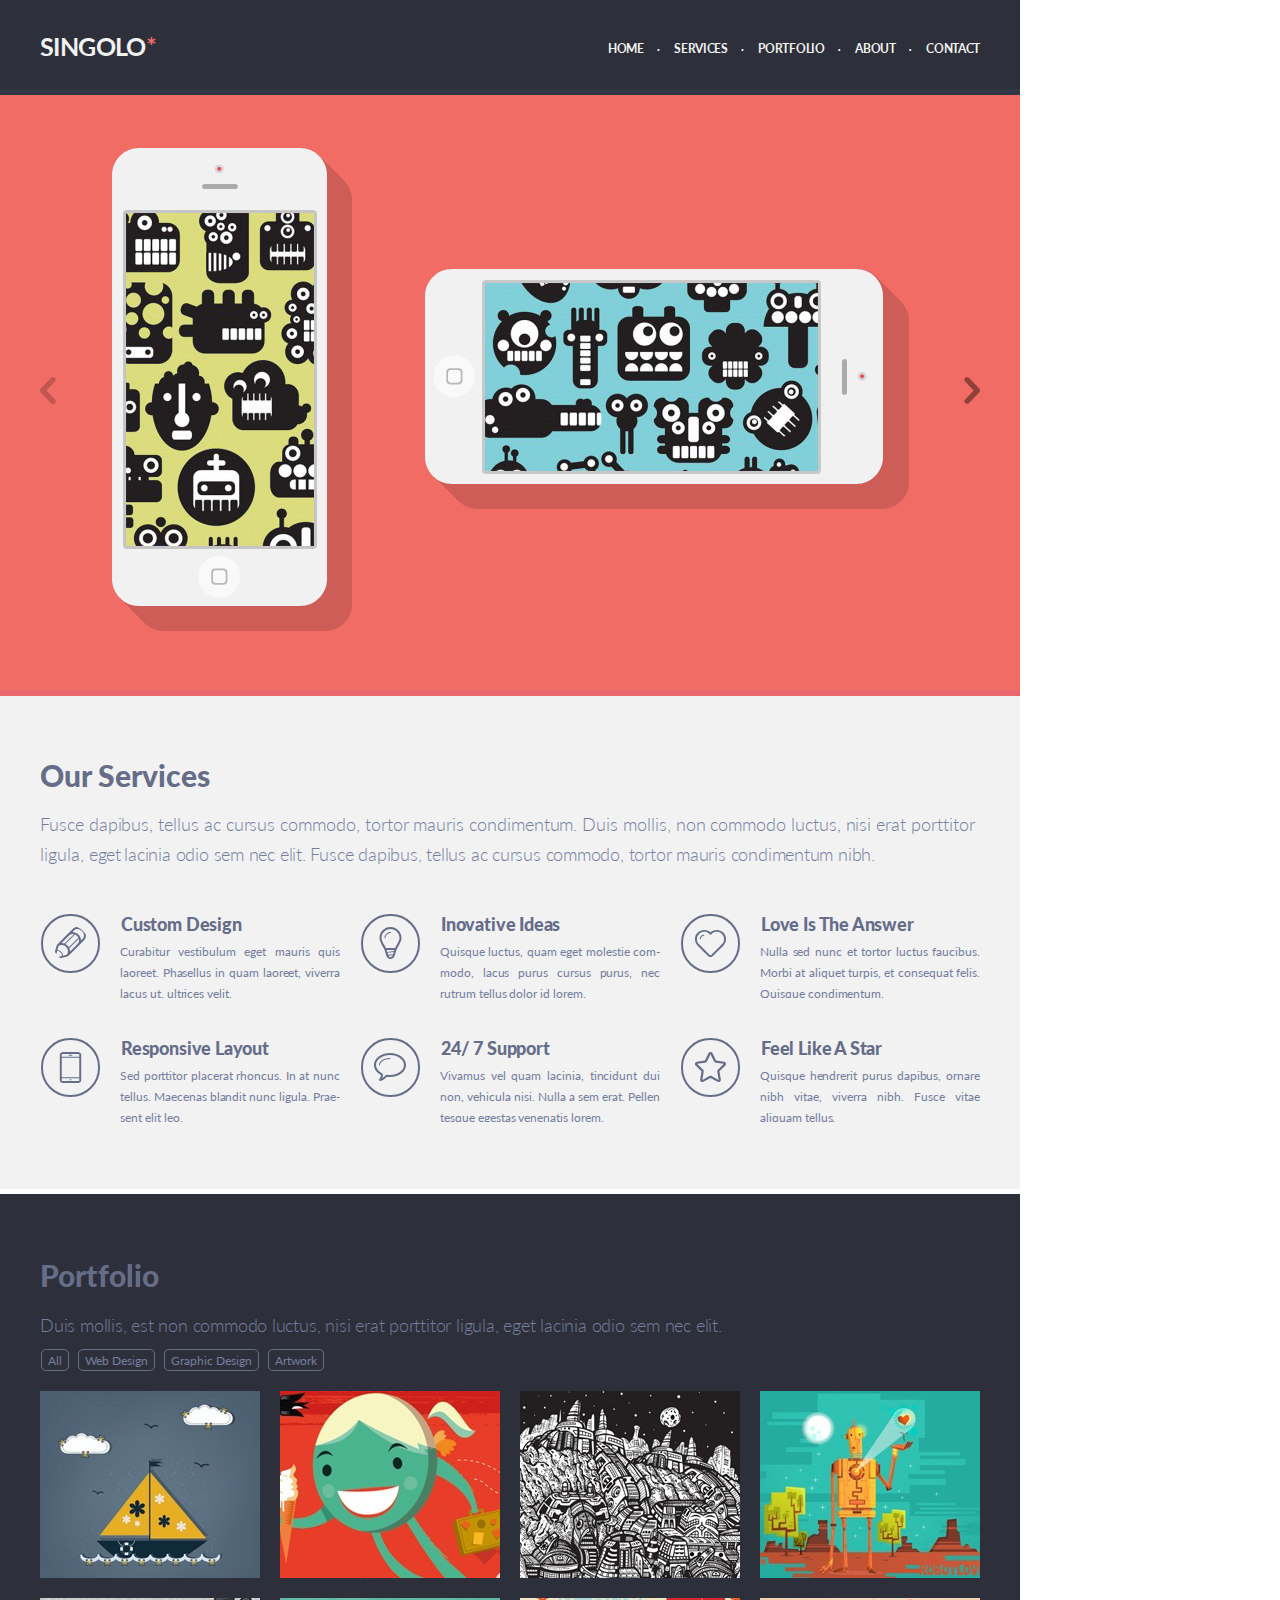
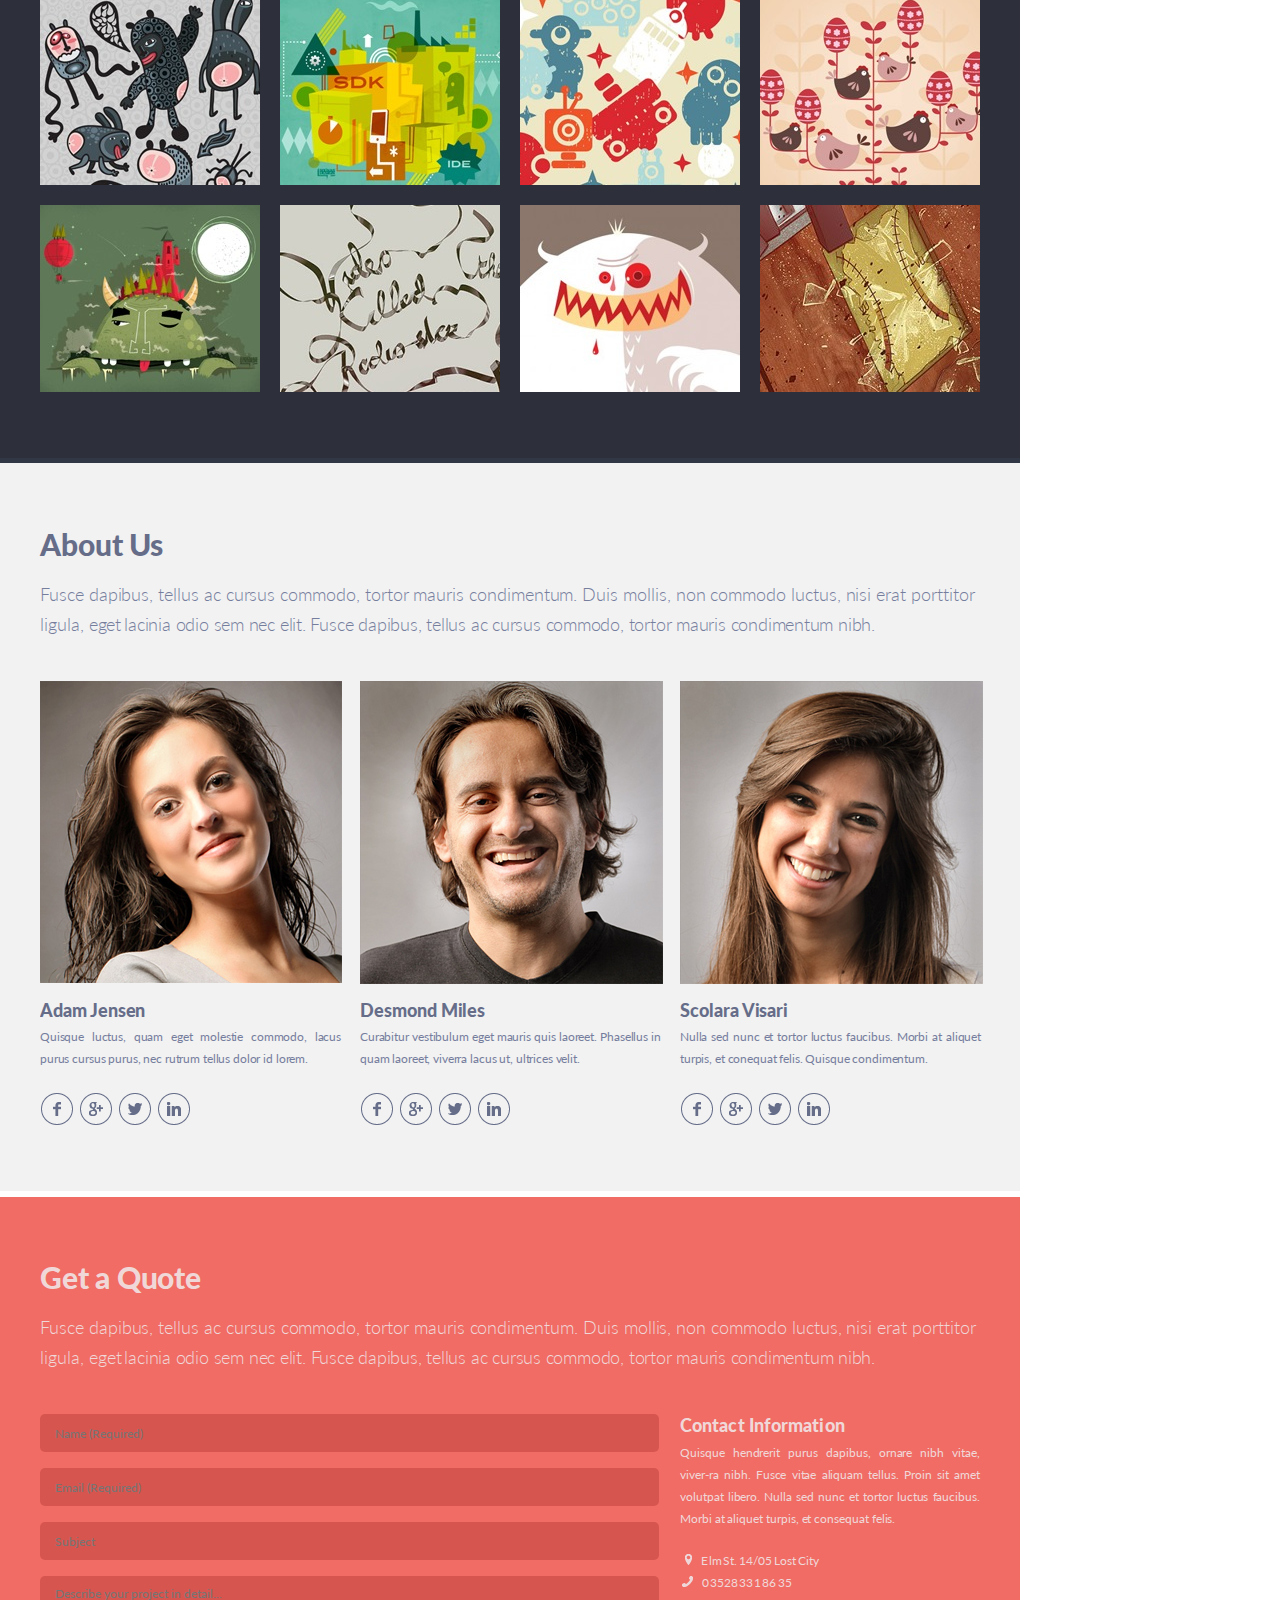
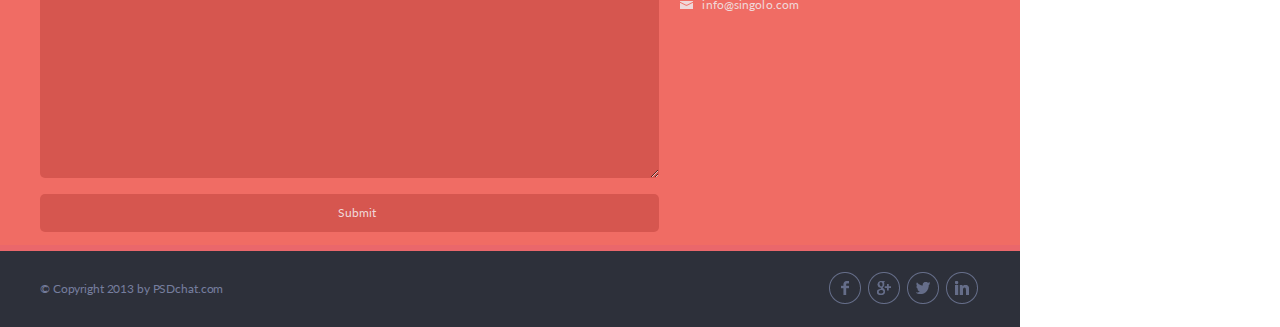
<file: index.html>
<!DOCTYPE html>
<html lang="en">
<head>
    <meta charset="UTF-8">
    <link rel="stylesheet" type="text/css" href="http://yui.yahooapis.com/3.18.1/build/cssreset/cssreset-min.css">
    <link rel="stylesheet" href="style.css">
    <link href="https://fonts.googleapis.com/css?family=Lato:300,400,700,900&display=swap" rel="stylesheet">
    <title>Singolo</title>
</head>
<body>

  <header class="header">
    <div class="logo">
      <h1 class="logoText">SINGOLO<span>*</span></h1>
    </div>

    <nav class="navigation">
      <ul>
          <li><a href="#">HOME</a></li>
          <li><a href="#">SERVICES</a></li>
          <li><a href="#">PORTFOLIO</a></li>
          <li><a href="#">ABOUT</a></li>
          <li><a href="#">CONTACT</a></li>
      </ul>
    </nav>
  </header>

  <main>
    <div class="slider">
        <img src="./assets/img/chevLeft.png" alt="chevLeft.png" class="chevLeft">
          <div class ="pictures"><img src="./assets/img/iPhoneVertical.png" alt="iPhoneVertical.png" class="iPhoneVertical">
                <img src="./assets/img/iPhoneHorizontal.png" alt="iPhoneHorizontal.png" class="iPhoneHorizontal">
          </div>
        <img src="./assets/img/chevRight.png" alt="chevRight.png" class="chevRight">
    </div>
  </main>

  <article>
    <h2 class="title">Our Services</h2>
    <p class="textAfterTitle">Fusce dapibus, tellus ac cursus commodo, tortor mauris condimentum. Duis
      mollis, non commodo luctus, nisi erat porttitor ligula, eget <span class="letterspace">lacinia odio
      sem nec elit. Fusce dapibus, tellus ac cursus commodo, tortor mauris
      condimentum nibh. </span></p>
    <section class="miniBlocks">
      <div class="block">
        <img src="./assets/img/pen.svg" alt="pen.svg">
          <h3>Custom Design</h3>
          <p class="blockText">Curabitur vestibulum eget mauris quis laoreet. Phasellus in quam
            laoreet, viverra lacus ut, ultrices velit.</p>
      </div>
      <div class="block">
        <img src="./assets/img/bulb.svg" alt="bulb.svg">
          <h3>Inovative Ideas</h3>
          <p class="blockText">Quisque luctus, quam eget molestie com-modo, lacus purus cursus purus,
            nec rutrum tellus dolor id lorem.</p>
      </div>
      <div class="block">
        <img src="./assets/img/heart.svg" alt="heart.svg">
          <h3>Love Is The Answer</h3>
          <p class="blockText">Nulla sed nunc et tortor luctus faucibus. Morbi at aliquet turpis, et
            consequat felis. Quisque condimentum.</p>
      </div>
      <div class="block">
        <img src="./assets/img/phone.svg" alt="phone.svg">
          <h3>Responsive Layout</h3>
          <p class="blockText">Sed porttitor placerat rhoncus. In at nunc tellus. Maecenas blandit
            nunc ligula. Prae-sent elit leo.</p>
      </div>
      <div class="block">
        <img src="./assets/img/bubble.svg" alt="bubble.svg">
          <h3>24/ 7 Support</h3>
          <p class="blockText">Vivamus vel quam lacinia, tincidunt dui non, vehicula nisi. Nulla a
            sem erat. Pellen<wbr>tesque egestas venenatis lorem.</p>
      </div>
      <div class="block">
        <img src="./assets/img/star.svg" alt="star.svg">
          <h3>Feel Like A Star</h3>
          <p class="blockText">Quisque hendrerit purus dapibus, ornare nibh vitae, viverra nibh.
            Fusce vitae aliquam tellus.</p>
      </div>
    </section>
  </article>

  <section class="portfolio">
    <h2 class="title">Portfolio</h2>
    <p class="textAfterTitle">Duis mollis, est non commodo luctus, nisi erat porttitor
      ligula, eget lacinia odio sem  nec elit.</p>
    <div class="navigationButtons">
      <button class="navigationButtonsItem"> All </button>
      <button class="navigationButtonsItem"> Web Design </button>
      <button class="navigationButtonsItem"> Graphic Design </button>
      <button class="navigationButtonsItem"> Artwork </button>
    </div>
    <div class="pictures">
      <div class="picturesItem"><img src="./assets/img2/1.png" alt="picture1.png"></div>
      <div class="picturesItem"><img src="./assets/img2/2.png" alt="picture2.png"></div>
      <div class="picturesItem"><img src="./assets/img2/3.png" alt="picture3.png"></div>
      <div class="picturesItem"><img src="./assets/img2/4.png" alt="picture4.png"></div>
      <div class="picturesItem"><img src="./assets/img2/5.png" alt="picture5.png"></div>
      <div class="picturesItem"><img src="./assets/img2/6.png" alt="picture6.png"></div>
      <div class="picturesItem"><img src="./assets/img2/7.png" alt="picture7.png"></div>
      <div class="picturesItem"><img src="./assets/img2/8.png" alt="picture8.png"></div>
      <div class="picturesItem"><img src="./assets/img2/9.png" alt="picture9.png"></div>
      <div class="picturesItem"><img src="./assets/img2/10.png" alt="picture10.png"></div>
      <div class="picturesItem"><img src="./assets/img2/11.png" alt="picture11.png"></div>
      <div class="picturesItem"><img src="./assets/img2/12.png" alt="picture12.png"></div>
    </div>
  </section>

  <section class="aboutUs">
    <h2 class="title">About Us</h2>
    <p class="textAfterTitle">Fusce dapibus, tellus ac cursus commodo, tortor mauris
      condimentum. Duis mollis, non commodo luctus, nisi erat porttitor ligula,
      eget <span class="letterspace">lacinia odio sem nec elit. Fusce dapibus, tellus ac cursus commodo,
      tortor mauris condimentum nibh.</span></p>
    <div class="staff">
      <div class="staffItem">
        <div class="staffImg"><img src="./assets/img2/photo1.png" alt="photo1.png"></div>
        <h3>Adam Jensen</h3>
        <p>Quisque luctus, quam eget molestie commodo, lacus purus cursus purus,
           nec rutrum tellus dolor id lorem.</p>
        <div class="staffIcons">
          <img src="./assets/img2/facebook.png" alt="facebook.png" class="borderIcons">
          <img src="./assets/img2/google+.png" alt="google+.png" class="borderIcons">
          <img src="./assets/img2/twitter.png" alt="twitter.png" class="borderIcons">
          <img src="./assets/img2/linkedin.png" alt="linkedin.png" class="borderIcons">
        </div>
      </div>
      <div class="staffItem">
        <div class="staffImg"><img src="./assets/img2/photo2.png" alt="photo2.png"></div>
        <h3>Desmond Miles</h3>
        <p>Curabitur vestibulum eget mauris quis laoreet. Phasellus in quam laoreet,
           viverra lacus ut, ultrices velit.</p>
        <div class="staffIcons">
          <img src="./assets/img2/facebook.png" alt="facebook.png" class="borderIcons">
          <img src="./assets/img2/google+.png" alt="google+.png" class="borderIcons">
          <img src="./assets/img2/twitter.png" alt="twitter.png" class="borderIcons">
          <img src="./assets/img2/linkedin.png" alt="linkedin.png" class="borderIcons">
        </div>
      </div>
      <div class="staffItem">
        <div class="staffImg"><img src="./assets/img2/photo3.png" alt="photo3.png"></div>
        <h3>Scolara Visari</h3>
        <p>Nulla sed nunc et tortor luctus faucibus. Morbi at aliquet turpis, et
           conequat felis. Quisque condimentum.</p>
        <div class="staffIcons">
          <img src="./assets/img2/facebook.png" alt="facebook.png" class="borderIcons">
          <img src="./assets/img2/google+.png" alt="google+.png" class="borderIcons">
          <img src="./assets/img2/twitter.png" alt="twitter.png" class="borderIcons">
          <img src="./assets/img2/linkedin.png" alt="linkedin.png" class="borderIcons">
        </div>
      </div>
    </div>


  </section>

  <section class="getAQuote">
    <h2 class="title">Get a Quote</h2>
    <p class="textAfterTitle">Fusce dapibus, tellus ac cursus commodo, tortor mauris
      condimentum. Duis mollis, non commodo luctus, nisi erat porttitor ligula,
      eget <span class="letterspace">lacinia odio sem nec elit. Fusce dapibus, tellus ac cursus commodo,
      tortor mauris condimentum nibh.</span></p>
    <div class="formAndContacts">
      <form>
        <input type="text" class="formName" name="name" placeholder="Name (Required)" required>
        <input type="email" class="formEmail" name="email" placeholder="Email (Required)" required>
        <input type="text" class="formSubject" name="subject" placeholder="Subject" required>
        <textarea  class="formComment" name="comment" placeholder="Describe your project in detail..." required></textarea>
        <input type="submit" class="formSubmit" name="submit" value="Submit">
      </form>
      <div class="contactInformation">
        <h3>Contact Information</h3>
        <p class="textAfterH3"> Quisque hendrerit purus dapibus, ornare nibh vitae,
          viver-<wbr>ra nibh. Fusce vitae aliquam tellus.
          Proin sit amet volutpat libero. Nulla sed nunc et tortor luctus faucibus.
          Morbi at aliquet turpis, et consequat felis.</p>
        <div class="contacts">
          <div class="contactsLocation">
            <img src="./assets/img3/location.png" alt="location.png" class="contactIcons">
            <span class="contactLink">Elm St. 14/05 Lost City</span>
          </div>
          <div class="contactsPhone">
            <img src="./assets/img3/phone.png" alt="phone.png" class="contactIcons">
            <a class="contactLink" href="tel:035283318635">03528 331 86 35</a><br>
          </div>
          <div class="contactsMail">
            <img src="./assets/img3/mail.png" alt="mail.png" class="contactIcons">
            <a class="contactLink" href="mailto:info@singolo.com">info@singolo.com</a><br>
          </div>
        </div>
      </div>
    </div>
  </section>

  <footer>
    <div class="footerInfo">
      <p class="footerCopyright">&copy; Copyright 2013 by PSDchat.com</p>
      <div class="footerIcons">
        <img src="./assets/img2/facebook.png" alt="facebook.png" class="borderIcons">
        <img src="./assets/img2/google+.png" alt="google+.png" class="borderIcons">
        <img src="./assets/img2/twitter.png" alt="twitter.png" class="borderIcons">
        <img src="./assets/img2/linkedin.png" alt="linkedin.png" class="borderIcons">
      </div>
    </div>
  </footer>

</body>
</html>
</file>
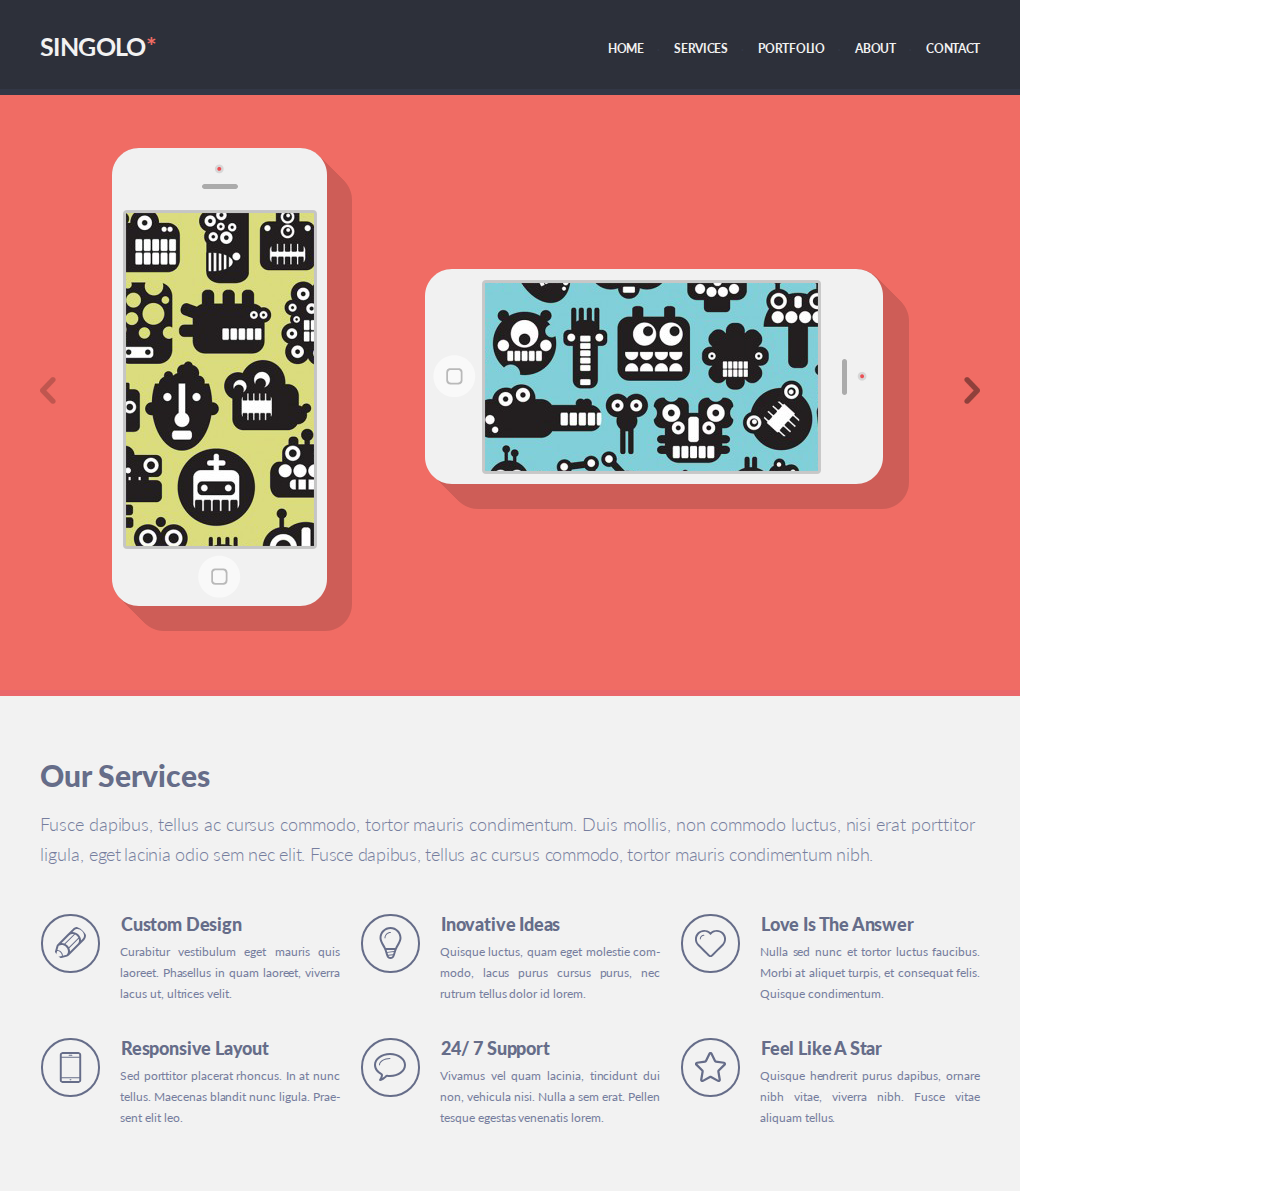
<file: singolo1.html>
<!DOCTYPE html>
<html lang="en">
<head>
    <meta charset="UTF-8">
    <link rel="stylesheet" type="text/css" href="http://yui.yahooapis.com/3.18.1/build/cssreset/cssreset-min.css">
    <link rel="stylesheet" href="singolo1.css">
    <link href="https://fonts.googleapis.com/css?family=Lato:300,400,700,900&display=swap" rel="stylesheet">
    <title>Singolo1</title>
</head>
<body>

  <header class="header">
    <div class="logo">
      <h1 class="logoText">SINGOLO<span>*</span></h1>
    </div>

    <nav class="navigation">
      <ul>
          <li><a href="#">HOME</a></li>
          <li><a href="#">SERVICES</a></li>
          <li><a href="#">PORTFOLIO</a></li>
          <li><a href="#">ABOUT</a></li>
          <li><a href="#">CONTACT</a></li>
      </ul>
    </nav>
  </header>

  <main>
    <div class="slider">
        <img src="./assets/img/chevLeft.png" class="chevLeft">
          <div class ="pictures"><img src="./assets/img/iPhoneVertical.png" class="iPhoneVertical">
                <img src="./assets/img/iPhoneHorizontal.png" class="iPhoneHorizontal">
          </div>
        <img src="./assets/img/chevRight.png" class="chevRight">
    </div>
  </main>

  <article>
    <h2 class="title">Our Services</h2>
    <p class="textAfterTitle">Fusce dapibus, tellus ac cursus commodo, tortor mauris condimentum. Duis
      mollis, non commodo luctus, nisi erat porttitor ligula, eget <span class="letterspace">lacinia odio
      sem nec elit. Fusce dapibus, tellus ac cursus commodo, tortor mauris
      condimentum nibh. </span></p>
    <section class="miniBlocks">
      <div class="block">
        <img src="./assets/img/pen.svg">
          <h3>Custom Design</h3>
          <p class="blockText">Curabitur vestibulum eget mauris quis laoreet. Phasellus in quam
            laoreet, viverra lacus ut, ultrices velit.</p>
      </div>
      <div class="block">
        <img src="./assets/img/bulb.svg">
          <h3>Inovative Ideas</h3>
          <p class="blockText">Quisque luctus, quam eget molestie com-modo, lacus purus cursus purus,
            nec rutrum tellus dolor id lorem.</p>
      </div>
      <div class="block">
        <img src="./assets/img/heart.svg">
          <h3>Love Is The Answer</h3>
          <p class="blockText">Nulla sed nunc et tortor luctus faucibus. Morbi at aliquet turpis, et
            consequat felis. Quisque condimentum.</p>
      </div>
      <div class="block">
        <img src="./assets/img/phone.svg">
          <h3>Responsive Layout</h3>
          <p class="blockText">Sed porttitor placerat rhoncus. In at nunc tellus. Maecenas blandit
            nunc ligula. Prae-sent elit leo.</p>
      </div>
      <div class="block">
        <img src="./assets/img/bubble.svg">
          <h3>24/ 7 Support</h3>
          <p class="blockText">Vivamus vel quam lacinia, tincidunt dui non, vehicula nisi. Nulla a
            sem erat. Pellen<wbr>tesque egestas venenatis lorem.</p>
      </div>
      <div class="block">
        <img src="./assets/img/star.svg">
          <h3>Feel Like A Star</h3>
          <p class="blockText">Quisque hendrerit purus dapibus, ornare nibh vitae, viverra nibh.
            Fusce vitae aliquam tellus.</p>
      </div>
    </section>
  </article>




</body>
</html>
</file>
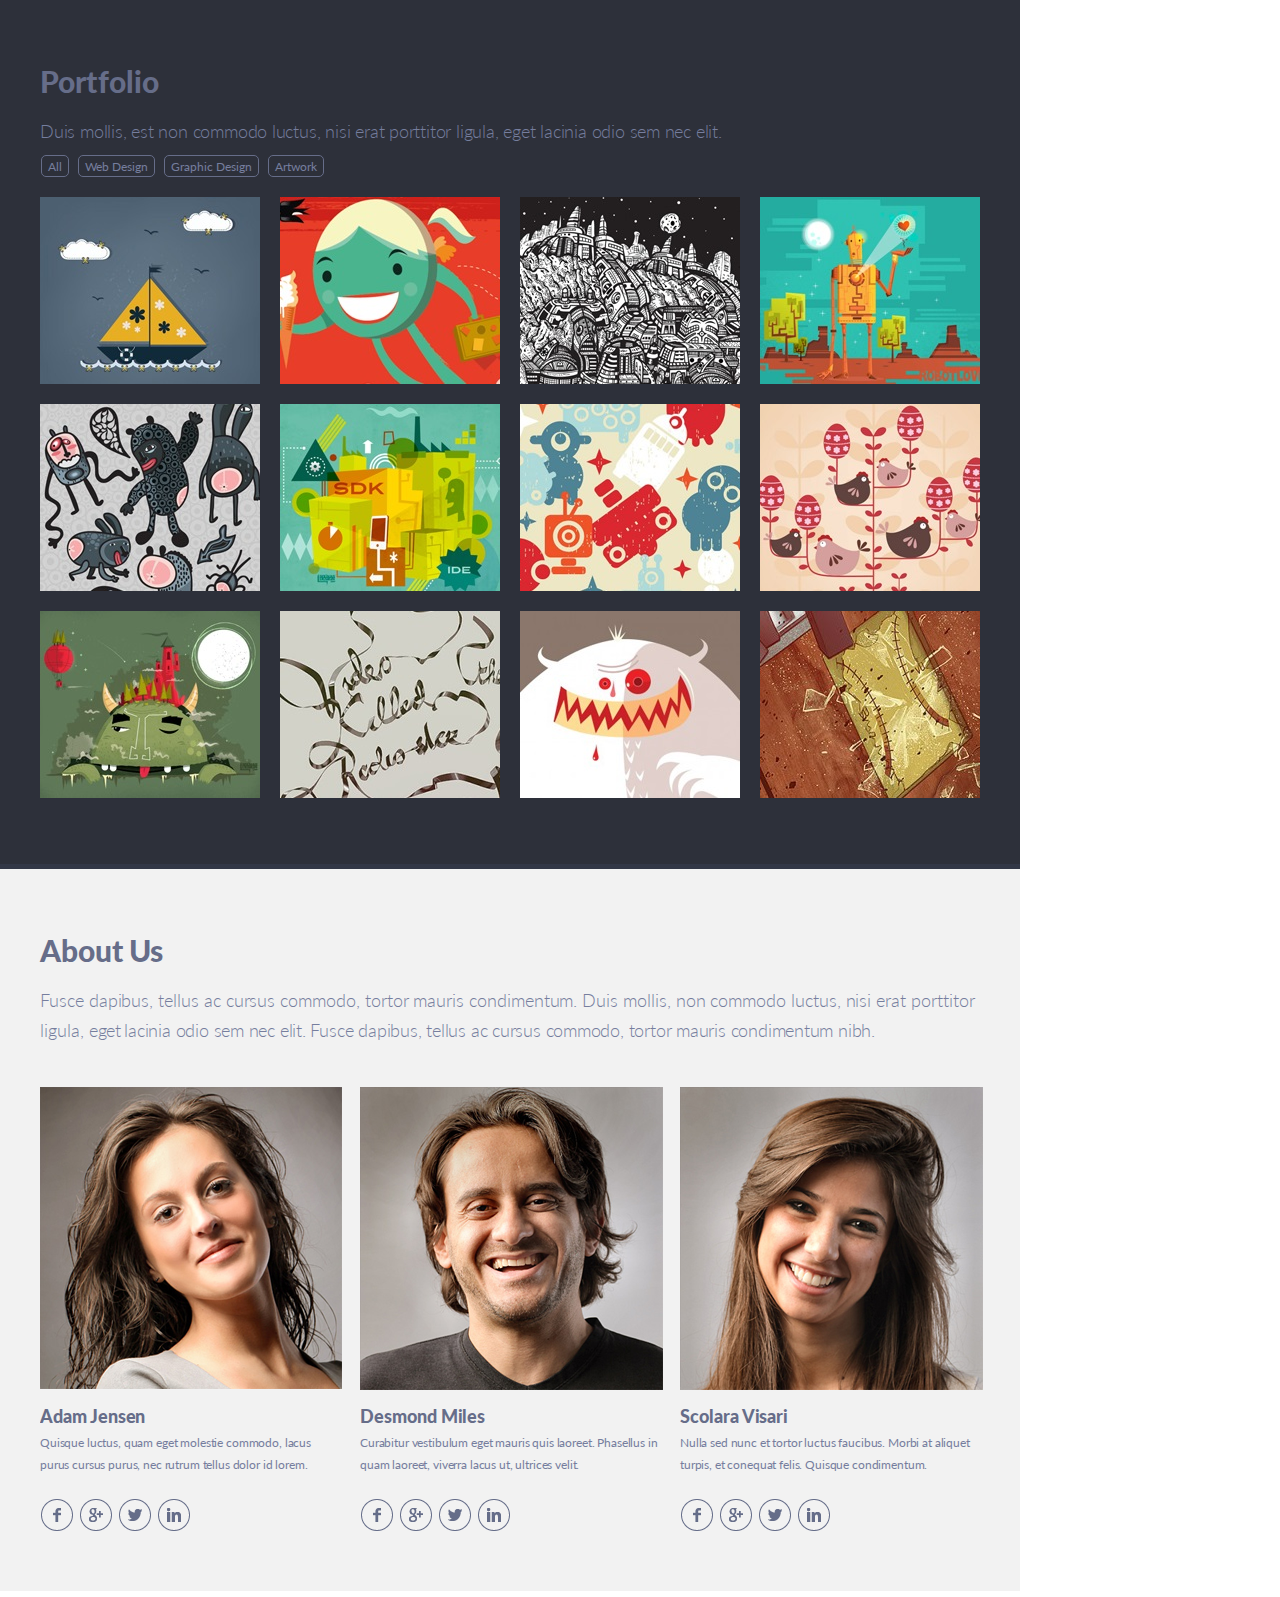
<file: singolo2.html>
<!DOCTYPE html>
<html lang="en">
<head>
    <meta charset="UTF-8">
    <link rel="stylesheet" type="text/css" href="http://yui.yahooapis.com/3.18.1/build/cssreset/cssreset-min.css">
    <link rel="stylesheet" href="singolo2.css">
    <link href="https://fonts.googleapis.com/css?family=Lato:300,400,700,900&display=swap" rel="stylesheet">
    <title>Singolo2</title>
</head>
<body>

  <section class="portfolio">
    <h2 class="title">Portfolio</h2>
    <p class="textAfterTitle">Duis mollis, est non commodo luctus, nisi erat porttitor
      ligula, eget lacinia odio sem  nec elit.</p>
    <div class="navigationButtons">
      <button class="navigationButtonsItem"> All </button>
      <button class="navigationButtonsItem"> Web Design </button>
      <button class="navigationButtonsItem"> Graphic Design </button>
      <button class="navigationButtonsItem"> Artwork </button>
    </div>
    <div class="pictures">
      <div class="picturesItem"><img src="./assets/img2/1.png"></div>
      <div class="picturesItem"><img src="./assets/img2/2.png"></div>
      <div class="picturesItem"><img src="./assets/img2/3.png"></div>
      <div class="picturesItem"><img src="./assets/img2/4.png"></div>
      <div class="picturesItem"><img src="./assets/img2/5.png"></div>
      <div class="picturesItem"><img src="./assets/img2/6.png"></div>
      <div class="picturesItem"><img src="./assets/img2/7.png"></div>
      <div class="picturesItem"><img src="./assets/img2/8.png"></div>
      <div class="picturesItem"><img src="./assets/img2/9.png"></div>
      <div class="picturesItem"><img src="./assets/img2/10.png"></div>
      <div class="picturesItem"><img src="./assets/img2/11.png"></div>
      <div class="picturesItem"><img src="./assets/img2/12.png"></div>
    </div>
  </section>

  <section class="aboutUs">
    <h2 class="title">About Us</h2>
    <p class="textAfterTitle">Fusce dapibus, tellus ac cursus commodo, tortor mauris
      condimentum. Duis mollis, non commodo luctus, nisi erat porttitor ligula,
      eget <span class="letterspace">lacinia odio sem nec elit. Fusce dapibus, tellus ac cursus commodo,
      tortor mauris condimentum nibh.</span></p>
    <div class="staff">
      <div class="staffItem">
        <div class="staffImg"><img src="./assets/img2/photo1.png"></div>
        <h3>Adam Jensen</h3>
        <p>Quisque luctus, quam eget molestie commodo, lacus purus cursus purus,
           nec rutrum tellus dolor id lorem.</p>
        <div class="staffIcons">
          <img src="./assets/img2/facebook.png" class="borderIcons">
          <img src="./assets/img2/google+.png" class="borderIcons">
          <img src="./assets/img2/twitter.png" class="borderIcons">
          <img src="./assets/img2/linkedin.png" class="borderIcons">
        </div>
      </div>
      <div class="staffItem">
        <div class="staffImg"><img src="./assets/img2/photo2.png"></div>
        <h3>Desmond Miles</h3>
        <p>Curabitur vestibulum eget mauris quis laoreet. Phasellus in quam laoreet,
           viverra lacus ut, ultrices velit.</p>
        <div class="staffIcons">
          <img src="./assets/img2/facebook.png" class="borderIcons">
          <img src="./assets/img2/google+.png" class="borderIcons">
          <img src="./assets/img2/twitter.png" class="borderIcons">
          <img src="./assets/img2/linkedin.png" class="borderIcons">
        </div>
      </div>
      <div class="staffItem">
        <div class="staffImg"><img src="./assets/img2/photo3.png"></div>
        <h3>Scolara Visari</h3>
        <p>Nulla sed nunc et tortor luctus faucibus. Morbi at aliquet turpis, et
           conequat felis. Quisque condimentum.</p>
        <div class="staffIcons">
          <img src="./assets/img2/facebook.png" class="borderIcons">
          <img src="./assets/img2/google+.png" class="borderIcons">
          <img src="./assets/img2/twitter.png" class="borderIcons">
          <img src="./assets/img2/linkedin.png" class="borderIcons">
        </div>
      </div>
    </div>


  </section>


</body>
</html>
</file>
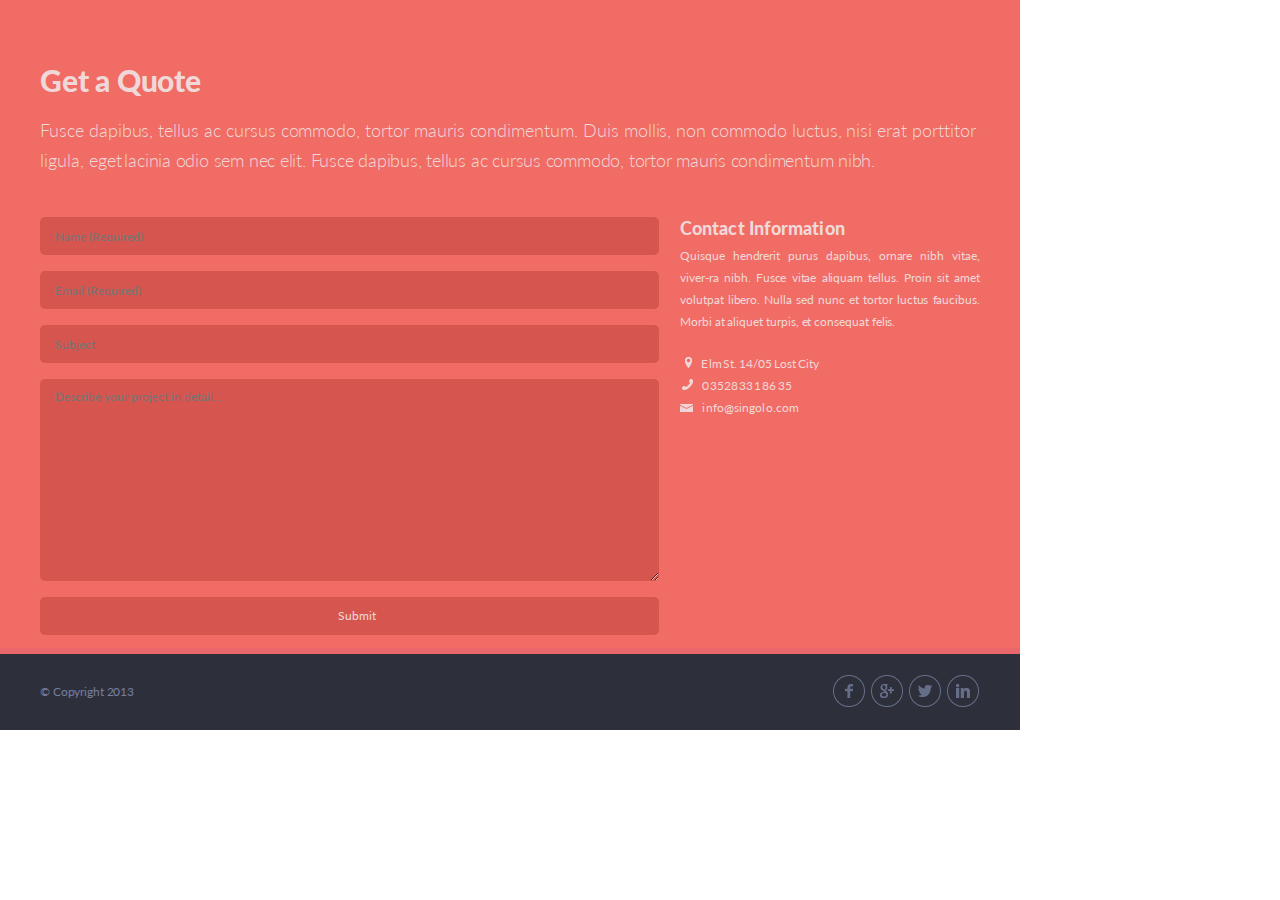
<file: singolo3.html>
<!DOCTYPE html>
<html lang="en">
<head>
    <meta charset="UTF-8">
    <link rel="stylesheet" type="text/css" href="http://yui.yahooapis.com/3.18.1/build/cssreset/cssreset-min.css">
    <link rel="stylesheet" href="singolo3.css">
    <link href="https://fonts.googleapis.com/css?family=Lato:300,400,700,900&display=swap" rel="stylesheet">
    <title>Singolo3</title>
</head>
<body>
  <section class="getAQuote">
    <h2 class="title">Get a Quote</h2>
    <p class="textAfterTitle">Fusce dapibus, tellus ac cursus commodo, tortor mauris
      condimentum. Duis mollis, non commodo luctus, nisi erat porttitor ligula,
      eget <span class="letterspace">lacinia odio sem nec elit. Fusce dapibus, tellus ac cursus commodo,
      tortor mauris condimentum nibh.</span></p>
    <div class="formAndContacts">
      <form>
        <input type="text" class="formName" name="name" placeholder="Name (Required)" required>
        <input type="email" class="formEmail" name="email" placeholder="Email (Required)" required>
        <input type="text" class="formSubject" name="subject" placeholder="Subject" required>
        <textarea  class="formComment" name="comment" placeholder="Describe your project in detail..." required></textarea>
        <input type="submit" class="formSubmit" name="submit" value="Submit">
      </form>
      <div class="contactInformation">
        <h3>Contact Information</h3>
        <p class="textAfterH3"> Quisque hendrerit purus dapibus, ornare nibh vitae,
          viver-<wbr>ra nibh. Fusce vitae aliquam tellus.
          Proin sit amet volutpat libero. Nulla sed nunc et tortor luctus faucibus.
          Morbi at aliquet turpis, et consequat felis.</p>
        <div class="contacts">
          <div class="contactsLocation">
            <img src="./assets/img3/location.png" alt="location.png" class="contactIcons">
            <span class="contactLink">Elm St. 14/05 Lost City</span>
          </div>
          <div class="contactsPhone">
            <img src="./assets/img3/phone.png" alt="phone.png" class="contactIcons">
            <a class="contactLink" href="tel:035283318635">03528 331 86 35</a><br>
          </div>
          <div class="contactsMail">
            <img src="./assets/img3/mail.png" alt="mail.png" class="contactIcons">
            <a class="contactLink" href="mailto:info@singolo.com">info@singolo.com</a><br>
          </div>
        </div>
      </div>
    </div>
  </section>

  <footer>
    <div class="footerInfo">
      <p class="footerCopyright">&copy; Copyright 2013</p>
      <div class="footerIcons">
        <img src="./assets/img2/facebook.png" alt="facebook.png" class="borderIcons">
        <img src="./assets/img2/google+.png" alt="google+.png" class="borderIcons">
        <img src="./assets/img2/twitter.png" alt="twitter.png" class="borderIcons">
        <img src="./assets/img2/linkedin.png" alt="linkedin.png"  class="borderIcons">
      </div>
    </div>
  </footer>

</body>
</html>
</file>
<file: style.css>
* { padding: 0; margin: 0; }

html, body, div, span, applet, object, iframe,
h1, h2, h3, h4, h5, h6, p, blockquote, pre,
a, abbr, acronym, address, big, cite, code,
del, dfn, em, img, ins, kbd, q, s, samp,
small, strike, strong, sub, sup, tt, var,
b, u, i, center,
dl, dt, dd, ol, ul, li,
fieldset, form, label, legend,
table, caption, tbody, tfoot, thead, tr, th, td,
article, aside, canvas, details, embed,
figure, figcaption, footer, header, hgroup,
menu, nav, output, ruby, section, summary,
time, mark, audio, video {
	margin: 0;
	padding: 0;
	border: 0;
	font-size: 100%;
	font: inherit;
	vertical-align: baseline;
}
/* HTML5 display-role reset for older browsers */
article, aside, details, figcaption, figure,
footer, header, hgroup, menu, nav, section {
	display: block;
}
body {
	line-height: 1;
}
ol, ul {
	list-style: none;
}
blockquote, q {
	quotes: none;
}
blockquote:before, blockquote:after,
q:before, q:after {
	content: '';
	content: none;
}
table {
	border-collapse: collapse;
	border-spacing: 0;
}

body {
  max-width: 1020px;
}

header {
  display: flex;
  justify-content: space-between;
  height: 89px;
  background-color: #2d303a;
  border-bottom: 6px solid #323746;
}

.logo {
  display: flex;
  flex-direction: row;
  align-items: center;
  margin-left: 40px;
}

.logo h1 {
  font-size: 25px;
  line-height: 6px;
  color: #f2f2f2;
  font-family: "Lato";
  font-weight: 700;
  text-align: left;
  margin-top: 3px;
  letter-spacing: -.025em;
}

.logo span {
  color: #f06c64;
}

nav {
  width: 372px;
  margin-right: 40px;
  margin-top: 3px;
  letter-spacing: -.02em;
}

nav ul {
  display: flex;
  flex-direction: row;
  justify-content: space-between;
  margin-top: 37px;
}

nav ul li:before {
	color: white;
	content:"\2022";
	font-size: 8px;
	padding-right: 15px;
	line-height: 18px;
  top: 0;
}

nav ul li:first-child:before {
	content: "";
	padding-right: 0;
}

nav ul li a {
  text-decoration: none;
  font-size: 12px;
  line-height: 6px;
  color: #f2f2f2;
  font-family: "Lato";
  font-weight: 700;
  text-align: left;
}

nav ul li a:hover {
  text-decoration: none;
  font-size: 12px;
  line-height: 6px;
  color: #f06c64;
  font-family: "Lato";
  font-weight: 700;
  text-align: left;
}

main {
  height: 595px;
  background: #f06c64;
  border-bottom: 6px solid #ea676b;
  position: relative;
}

.slider {
  display: flex;
  justify-content: space-between;
  align-items: center;
  margin-left: 40px;
  margin-right: 40px;
}

.chevLeft {
  margin-top: -10px;
  display: inline-block;
  position: absolute;
  color: #ca4549;
  opacity: 0.2;
}

.chevLeft:hover {
  cursor: pointer;
}

.pictures {
  display: flex;
  flex-direction: row;
  justify-content: center;
  align-items: center;
  height: 600px;
}

.iPhoneVertical {
  display: inline-block;
  position: absolute;
  left: 110px;
  top: -17px;
}

.iPhoneHorizontal {
  display: inline-block;
  position: absolute;
  right: 80px;
  top: 69px;
}

.chevRight {
  margin-top: -10px;
  display: inline-block;
  position: absolute;
  right: 40px;
  color: #ca4549;
  opacity: 0.4;
}

.chevRight:hover {
  cursor: pointer;
}

article {
  height: 493px;
  background: #f2f2f2;
  border-bottom: 5px solid #ffffff;
}

article h2 {
  font-size: 30px;
  line-height: 18px;
  color: #666d89;
  font-family: "Lato";
  font-weight: 900;
  text-align: left;
  margin-left: 40px;
  margin-right: 40px;
  padding-top: 70px;
}

article p {
  width: 940px;
  height: 57px;
  font-size: 18px;
  line-height: 30px;
  color: #767e9e;
  font-family: "Lato";
  font-weight: 300;
  text-align: left;
  margin-left: 40px;
  margin-right: 40px;
  padding-top: 25px;
  letter-spacing: -.003em;
}

.letterspace {
  margin-left: -2px;
  letter-spacing: -.013em;
}

.miniBlocks {
  display: flex;
  flex-direction: : row;
  flex-wrap: wrap;
  justify-content: space-between;
  width: 940px;
  margin: 47px 40px auto 40px;
}

.block {
  display: flex;
  flex-direction: : row;
  width: 300px;
  flex-wrap: wrap;
  margin-bottom: 39px;
}

.block img {
  width: 35px;
  height: 35px;
  margin: 1px;
  padding: 10px;
  border-radius: 29px;
  border: 2px solid #666d89;
}

.block img:hover {
  width: 35px;
  height: 35px;
  padding: 10px;
  border-radius: 29px;
  background-color: #eb5055;
  border: 2px solid #666d89;
}

.block h3 {
  font-size: 18px;
  line-height: 18px;
  color: #666d89;
  font-family: "Lato";
  font-weight: 900;
  text-align: left;
  padding: 2px;
  padding-left: 20px;
  letter-spacing: -.01em;
}

.block p {
  font-size: 12px;
  line-height: 21px;
  color: #767e9e;
  font-family: "Lato";
  font-weight: 400;
  text-align: justify;
  margin-top: -33px;
  margin-right: 0px;
  padding-top: 0;
  padding-left: 40px;
  letter-spacing: -.003em;
	overflow: hidden;
	text-overflow: ellipsis;
}

.portfolio {
  width: 1020px;
  height: 864px;
  background-color: #2d303a;
  border-bottom: 6px solid #323746;
}

.portfolio h2 {
  font-size: 30px;
  line-height: 18px;
  color: #666d89;
  font-family: "Lato";
  font-weight: 900;
  text-align: left;
  margin-left: 40px;
  margin-right: 40px;
  padding-top: 72px;
  letter-spacing: .005em;
}

.portfolio p {
  width: 940px;
  height: 57px;
  font-size: 18px;
  line-height: 30px;
  color: #767e9e;
  font-family: "Lato";
  font-weight: 300;
  text-align: left;
  margin-left: 40px;
  margin-right: 40px;
  padding-top: 26px;
  letter-spacing: -.0117em;
}

.navigationButtons {
  margin-top: -18px;
  margin-left: 41px;
}

.navigationButtonsItem {
  height: 22px;
  border-radius: 5px;
  background-color: #2d303a;
  border: 1px solid #666d89;
  font-size: 12px;
  line-height: 22px;
  color: #767e9e;
  font-family: "Lato";
  font-weight: 400;
  text-align: left;
  text-align: center;
  padding-left: 6px;
  padding-right: 6px;
  margin-right: 5px;
}

.navigationButtonsItem:hover {
  border: 1px solid #c5c5c5;
  color: #dedede;
  cursor: pointer;
}

.pictures {
  width: 940px;
  display: flex;
  flex-wrap: wrap;
  justify-content: space-between;
  margin-left: 40px;
  margin-right: 40px;
}

.picturesItem {
  width: 220px;
  height: 187px;
  overflow: hidden;
  display: flex;
  background-color: #464b5e;
  justify-content: center;
  align-items: center;
  margin-top: 20px;
}

.picturesItem:hover {
  opacity: 0.7;
  cursor: pointer;
}

.picturesItem:nth-child(n+13) {
  display: none;
}

.picturesItem img {
  width: auto;
}

.aboutUs {
  height: 728px;
  background-color: #f2f2f2;
  border-bottom: 6px solid #ffffff;
}

.aboutUs h2 {
  font-size: 30px;
  line-height: 18px;
  color: #666d89;
  font-family: "Lato";
  font-weight: 900;
  text-align: left;
  margin-top: -1px;
  margin-left: 40px;
  margin-right: 40px;
  padding-top: 72px;
  letter-spacing: -.003em;
}

.aboutUs p {
  width: 940px;
  height: 57px;
  font-size: 18px;
  line-height: 30px;
  color: #767e9e;
  font-family: "Lato";
  font-weight: 300;
  text-align: left;
  margin-left: 40px;
  margin-right: 40px;
  padding-top: 26px;
  letter-spacing: -.003em;
}

.letterspace {
  margin-left: -2px;
  letter-spacing: -.012em;
}

.staff {
  margin-left: 40px;
  margin-top: 45px;
  width: 940px;
  justify-content: space-between;
  display: flex;
  flex-wrap: wrap;
}

.staffItem {
  width: 300px;
  height: 300px;
}

.staffImg {
  width: 300px;
  height: 300px;
  background-color: #464b5e;
}

.staffImg:hover {
  cursor: pointer;
  opacity: 0.3;
}

.staff h3 {
  font-size: 18px;
  line-height: 18px;
  color: #666d89;
  font-family: "Lato";
  font-weight: 900;
  text-align: left;
  margin-top: 20px;
  letter-spacing: -.003em;
	white-space: nowrap;
  overflow: hidden;
	text-overflow: ellipsis;
}

.staff p {
  width: 301px;
  font-size: 12px;
  line-height: 22px;
  color: #767e9e;
  font-family: "Lato";
  font-weight: 400;
  text-align: justify;
  margin-left: 0;
  padding-top: 7px;
  letter-spacing: -.011em;
}

.staffIcons {
  margin-top: 9px;
	margin-right: 5px;
}

.borderIcons {
	margin-right: 1px;
}

.borderIcons:hover {
	cursor: pointer;
	border-radius: 20px;
	background-color: #eb5055;
}

.getAQuote {
  width: 1020px;
  height: 648px;
  background-color: #f06c64;
  border-bottom: 6px solid #ea676b;
}

.getAQuote h2 {
  font-size: 30px;
  line-height: 18px;
  color: #f0d8d9;
  font-family: "Lato";
  font-weight: 900;
  text-align: left;
  margin-left: 40px;
  margin-right: 40px;
  padding-top: 71px;
  letter-spacing: -.007em;
}

.getAQuote p {
  width: 940px;
  font-size: 18px;
  line-height: 30px;
  color: #f0d8d9;
  font-family: "Lato";
  font-weight: 300;
  text-align: left;
  margin-left: 40px;
  margin-right: 40px;
  padding-top: 26px;
  letter-spacing: -.0025em;
}

.letterspace {
  margin-left: -2px;
  letter-spacing: -.012em;
}

.formAndContacts {
  display: flex;
  width: 940px;
  margin-left: 40px;
  margin-top: 42px;
}

form {
  width: 620px;
  display: flex;
  flex-direction: column;
}

.formName {
  width: 604px;
  height: 38px;
  border-radius: 5px;
  border: none;
  background-color: #d6564f;
  font-size: 12px;
  line-height: 22px;
  color: #f0d8d9;
  font-family: "Lato";
  font-weight: 400;
  text-align: left;
  padding-left: 15px;
  margin-bottom: 16px;
}

.formEmail {
  width: 604px;
  height: 38px;
  border-radius: 5px;
  border: none;
  background-color: #d6564f;
  font-size: 12px;
  line-height: 22px;
  color: #f0d8d9;
  font-family: "Lato";
  font-weight: 400;
  text-align: left;
  padding-left: 15px;
  margin-bottom: 16px;
}

.formSubject {
  width: 604px;
  height: 38px;
  border-radius: 5px;
  border: none;
  background-color: #d6564f;
  font-size: 12px;
  line-height: 22px;
  color: #f0d8d9;
  font-family: "Lato";
  font-weight: 400;
  text-align: left;
  padding-left: 15px;
  margin-bottom: 16px;
}

.formComment {
  width: 604px;
  height: 195px;
  border-radius: 5px;
  border: none;
  background-color: #d6564f;
  font-size: 12px;
  line-height: 22px;
  color: #f48c8f;
  font-family: "Lato";
  font-weight: 400;
  text-align: left;
  padding-left: 15px;
  padding-top: 7px;
  margin-bottom: 16px;
}

.formSubmit {
  width: 619px;
  height: 38px;
  border-radius: 5px;
  border: none;
  background-color: #d6564f;
  font-size: 12px;
  line-height: 22px;
  color: #f0d8d9;
  font-family: "Lato";
  font-weight: 400;
  text-align: center;
  padding-left: 15px;
  margin-bottom: 16px;
}

.formSubmit:hover {
  border: 1px solid #f0d8d9;
  cursor: pointer;
}

.contactInformation {
  width: 300px;
  display: flex;
  flex-direction: column;
  flex-wrap: wrap;
  margin-left: 20px;
}

.contactInformation h3 {
  font-size: 18px;
  line-height: 18px;
  color: #f0d8d9;
  font-family: "Lato";
  font-weight: 900;
  text-align: left;
  margin-top: 2px;
  letter-spacing: 0.005em;
}

.contactInformation p {
  width: 300px;
  font-size: 12px;
  line-height: 22px;
  color: #f0d8d9;
  font-family: "Lato";
  font-weight: 400;
  text-align: justify;
  margin: 0;
  padding: 0;
  padding-top: 8px;
  letter-spacing: -.005em;
}

.contacts {
  display: flex;
  flex-direction: column;
  margin-top: 20px;
}

.contactsLocation,
.contactsPhone,
.contactsMail {
    text-align: justify;
    letter-spacing: 0.1px;
    word-spacing: -1.7px;
}

.contactsLocation {
  margin-left: 5px;
}

.contactsPhone {
  margin-left: 2px;
}

.contacts > div > img {
    margin-right: 15px;
}

.contactLink {
  text-decoration: none;
  font-size: 12px;
  line-height: 22px;
  color: #f0d8d9;
  font-family: "Lato";
  font-weight: 400;
  text-align: left;
  margin-left: -8px;
}

footer {
  width: 1020px;
  background-color: #2d303a;
  margin-bottom: 0;
}

.footerInfo {
  display: flex;
  height: 76px;
  flex-direction: row;
  justify-content: space-between;
  margin-left: 40px;
  margin-right: 40px;
  align-items: center;
}

.footerCopyright {
  text-decoration: none;
  font-size: 12px;
  line-height: 22px;
  color: #767e9e;
  font-family: "Lato";
  font-weight: 400;
  text-align: left;
  letter-spacing: -0.01em;
}

.footerIcons {
  margin-top: 2px;
}

.borderIcons:hover {
  cursor: pointer;
	opacity: 0.6;
}
</file>
<file: singolo1.css>
* { padding: 0; margin: 0; }

html, body, div, span, applet, object, iframe,
h1, h2, h3, h4, h5, h6, p, blockquote, pre,
a, abbr, acronym, address, big, cite, code,
del, dfn, em, img, ins, kbd, q, s, samp,
small, strike, strong, sub, sup, tt, var,
b, u, i, center,
dl, dt, dd, ol, ul, li,
fieldset, form, label, legend,
table, caption, tbody, tfoot, thead, tr, th, td,
article, aside, canvas, details, embed,
figure, figcaption, footer, header, hgroup,
menu, nav, output, ruby, section, summary,
time, mark, audio, video {
	margin: 0;
	padding: 0;
	border: 0;
	font-size: 100%;
	font: inherit;
	vertical-align: baseline;
}
/* HTML5 display-role reset for older browsers */
article, aside, details, figcaption, figure,
footer, header, hgroup, menu, nav, section {
	display: block;
}
body {
	line-height: 1;
}
ol, ul {
	list-style: none;
}
blockquote, q {
	quotes: none;
}
blockquote:before, blockquote:after,
q:before, q:after {
	content: '';
	content: none;
}
table {
	border-collapse: collapse;
	border-spacing: 0;
}


body {
  max-width: 1020px;
}

header {
  display: flex;
  justify-content: space-between;
  height: 89px;
  background-color: #2d303a;
  border-bottom: 6px solid #323746;
}

.logo {
  display: flex;
  flex-direction: row;
  align-items: center;
  margin-left: 40px;
}

.logo h1 {
  font-size: 25px;
  line-height: 6px;
  color: #f2f2f2;
  font-family: "Lato";
  font-weight: 700;
  text-align: left;
  margin-top: 3px;
  letter-spacing: -.025em;
}

.logo span {
  color: #f06c64;
}

nav {
  width: 372px;
  margin-right: 40px;
  margin-top: 3px;
  letter-spacing: -.02em;
}

nav ul {
  display: flex;
  flex-direction: row;
  justify-content: space-between;
  margin-top: 37px;
}

nav ul li:before {
  color: #323746;
  content:"\2022";
  font-size: 8px;
  padding-right: 15px;
  line-height: 18px;
  top: 0;
}

nav ul li:first-child:before {
  content: "";
  padding-right: 0;
}

nav ul li a {
  text-decoration: none;
  font-size: 12px;
  line-height: 6px;
  color: #f2f2f2;
  font-family: "Lato";
  font-weight: 700;
  text-align: left;
}

nav ul li a:hover {
  text-decoration: none;
  font-size: 12px;
  line-height: 6px;
  color: #f06c64;
  font-family: "Lato";
  font-weight: 700;
  text-align: left;
}

main {
  height: 595px;
  background: #f06c64;
  border-bottom: 6px solid #ea676b;
  position: relative;
}

.slider {
  display: flex;
  justify-content: space-between;
  align-items: center;
  margin-left: 40px;
  margin-right: 40px;
}

.chevLeft {
  margin-top: -10px;
  display: inline-block;
  position: absolute;
  color: #ca4549;
  opacity: 0.2;
}

.chevLeft:hover {
  cursor: pointer;
}

.pictures {
  display: flex;
  flex-direction: row;
  justify-content: center;
  align-items: center;
  height: 600px;
}

.iPhoneVertical {
  display: inline-block;
  position: absolute;
  left: 110px;
  top: -17px;
}

.iPhoneHorizontal {
  display: inline-block;
  position: absolute;
  right: 80px;
  top: 69px;
}

.chevRight {
  margin-top: -10px;
  display: inline-block;
  position: absolute;
  right: 40px;
  color: #ca4549;
  opacity: 0.4;
}

.chevRight:hover {
  cursor: pointer;
}

article {
  height: 495px;
  background: #f2f2f2;
  border-bottom: 6px solid #ffffff;
}

article h2 {
  font-size: 30px;
  line-height: 18px;
  color: #666d89;
  font-family: "Lato";
  font-weight: 900;
  text-align: left;
  margin-left: 40px;
  margin-right: 40px;
  padding-top: 70px;
}

article p {
  width: 940px;
  height: 57px;
  font-size: 18px;
  line-height: 30px;
  color: #767e9e;
  font-family: "Lato";
  font-weight: 300;
  text-align: left;
  margin-left: 40px;
  margin-right: 40px;
  padding-top: 25px;
  letter-spacing: -.003em;
}

.letterspace {
  margin-left: -2px;
  letter-spacing: -.013em;
}

.miniBlocks {
  display: flex;
  flex-flow: row;
  flex-wrap: wrap;
  justify-content: space-between;
  width: 940px;
  margin: 47px 40px auto 40px;
}

.block {
  display: flex;
  flex-flow: row;
  width: 300px;
  flex-wrap: wrap;
  margin-bottom: 39px;
}

.block img {
  width: 35px;
  height: 35px;
  margin: 1px;
  padding: 10px;
  border-radius: 29px;
  border: 2px solid #666d89;
}

.block img:hover {
  width: 35px;
  height: 35px;
  padding: 10px;
  border-radius: 29px;
  background-color: #eb5055;
  border: 2px solid #666d89;
}

.block h3 {
  font-size: 18px;
  line-height: 18px;
  color: #666d89;
  font-family: "Lato";
  font-weight: 900;
  text-align: left;
  padding: 2px;
  padding-left: 20px;
  letter-spacing: -.01em;
}

.block p {
  font-size: 12px;
  line-height: 21px;
  color: #767e9e;
  font-family: "Lato";
  font-weight: 400;
  text-align: justify;
  margin-top: -33px;
  margin-right: 0px;
  padding-top: 0;
  padding-left: 40px;
  letter-spacing: -.003em;
}
</file>
<file: singolo2.css>
* { padding: 0; margin: 0; }

html, body, div, span, applet, object, iframe,
h1, h2, h3, h4, h5, h6, p, blockquote, pre,
a, abbr, acronym, address, big, cite, code,
del, dfn, em, img, ins, kbd, q, s, samp,
small, strike, strong, sub, sup, tt, var,
b, u, i, center,
dl, dt, dd, ol, ul, li,
fieldset, form, label, legend,
table, caption, tbody, tfoot, thead, tr, th, td,
article, aside, canvas, details, embed,
figure, figcaption, footer, header, hgroup,
menu, nav, output, ruby, section, summary,
time, mark, audio, video {
	margin: 0;
	padding: 0;
	border: 0;
	font-size: 100%;
	font: inherit;
	vertical-align: baseline;
}
/* HTML5 display-role reset for older browsers */
article, aside, details, figcaption, figure,
footer, header, hgroup, menu, nav, section {
	display: block;
}
body {
	line-height: 1;
}
ol, ul {
	list-style: none;
}
blockquote, q {
	quotes: none;
}
blockquote:before, blockquote:after,
q:before, q:after {
	content: '';
	content: none;
}
table {
	border-collapse: collapse;
	border-spacing: 0;
}

body {
  max-width: 1020px;
}

.portfolio {
  width: 1020px;
  height: 864px;
  background-color: #2d303a;
  border-bottom: 6px solid #323746;
}

.portfolio h2 {
  font-size: 30px;
  line-height: 18px;
  color: #666d89;
  font-family: "Lato";
  font-weight: 900;
  text-align: left;
  margin-left: 40px;
  margin-right: 40px;
  padding-top: 72px;
  letter-spacing: .005em;
}

.portfolio p {
  width: 940px;
  height: 57px;
  font-size: 18px;
  line-height: 30px;
  color: #767e9e;
  font-family: "Lato";
  font-weight: 300;
  text-align: left;
  margin-left: 40px;
  margin-right: 40px;
  padding-top: 26px;
  letter-spacing: -.0117em;
}

.navigationButtons {
  margin-top: -18px;
  margin-left: 41px;
}

.navigationButtonsItem {
  height: 22px;
  border-radius: 5px;
  background-color: #2d303a;
  border: 1px solid #666d89;
  font-size: 12px;
  line-height: 22px;
  color: #767e9e;
  font-family: "Lato";
  font-weight: 400;
  text-align: left;
  text-align: center;
  padding-left: 6px;
  padding-right: 6px;
  margin-right: 5px;
}

.navigationButtonsItem:hover {
  border: 1px solid #c5c5c5;
  color: #dedede;
  cursor: pointer;
}

.pictures {
  width: 940px;
  display: flex;
  flex-wrap: wrap;
  justify-content: space-between;
  margin-left: 40px;
  margin-right: 40px;
}

.picturesItem {
  width: 220px;
  height: 187px;
  overflow: hidden;
  display: flex;
  background-color: #464b5e;
  justify-content: center;
  align-items: center;
  margin-top: 20px;
}

.picturesItem:hover {
  opacity: 0.7;
  cursor: pointer;
}

.picturesItem:nth-child(n+13) {
  display: none;
}

.picturesItem img {
  width: auto;
}

.aboutUs {
  height: 722px;
  background-color: #f2f2f2;
  border-bottom: 6px solid #ffffff;
}

.aboutUs h2 {
  font-size: 30px;
  line-height: 18px;
  color: #666d89;
  font-family: "Lato";
  font-weight: 900;
  text-align: left;
  margin-top: -1px;
  margin-left: 40px;
  margin-right: 40px;
  padding-top: 72px;
  letter-spacing: -.003em;
}

.aboutUs p {
  width: 940px;
  height: 57px;
  font-size: 18px;
  line-height: 30px;
  color: #767e9e;
  font-family: "Lato";
  font-weight: 300;
  text-align: left;
  margin-left: 40px;
  margin-right: 40px;
  padding-top: 26px;
  letter-spacing: -.003em;
}

.letterspace {
  margin-left: -2px;
  letter-spacing: -.012em;
}

.staff {
  margin-left: 40px;
  margin-top: 45px;
  width: 940px;
  justify-content: space-between;
  display: flex;
  flex-wrap: wrap;
}

.staffItem {
  width: 300px;
  height: 300px;
}

.staffImg {
  width: 300px;
  height: 300px;
  background-color: #464b5e;
}

.staffImg:hover {
  cursor: pointer;
  opacity: 0.3;
}

.staff h3 {
  font-size: 18px;
  line-height: 18px;
  color: #666d89;
  font-family: "Lato";
  font-weight: 900;
  text-align: left;
  margin-top: 20px;
  letter-spacing: -.003em;
	white-space: nowrap;
  overflow: hidden;
}

.staff p {
  width: 301px;
  font-size: 12px;
  line-height: 22px;
  color: #767e9e;
  font-family: "Lato";
  font-weight: 400;
  text-align: left;
  margin-left: 0;
  padding-top: 7px;
  letter-spacing: -.012em;
}

.staffIcons {
  margin-top: 9px;
	margin-right: 5px;
}

.borderIcons {
	margin-right: 1px;
}

.borderIcons:hover {
	cursor: pointer;
	border-radius: 20px;
	background-color: #eb5055;
}
</file>
<file: singolo3.css>
* { padding: 0; margin: 0; }

html, body, div, span, applet, object, iframe,
h1, h2, h3, h4, h5, h6, p, blockquote, pre,
a, abbr, acronym, address, big, cite, code,
del, dfn, em, img, ins, kbd, q, s, samp,
small, strike, strong, sub, sup, tt, var,
b, u, i, center,
dl, dt, dd, ol, ul, li,
fieldset, form, label, legend,
table, caption, tbody, tfoot, thead, tr, th, td,
article, aside, canvas, details, embed,
figure, figcaption, footer, header, hgroup,
menu, nav, output, ruby, section, summary,
time, mark, audio, video {
	margin: 0;
	padding: 0;
	border: 0;
	font-size: 100%;
	font: inherit;
	vertical-align: baseline;
}
/* HTML5 display-role reset for older browsers */
article, aside, details, figcaption, figure,
footer, header, hgroup, menu, nav, section {
	display: block;
}
body {
	line-height: 1;
}
ol, ul {
	list-style: none;
}
blockquote, q {
	quotes: none;
}
blockquote:before, blockquote:after,
q:before, q:after {
	content: '';
	content: none;
}
table {
	border-collapse: collapse;
	border-spacing: 0;
}

body {
  max-width: 1020px;
}

.getAQuote {
  width: 1020px;
  height: 648px;
  background-color: #f06c64;
  border-bottom: 6px solid #ea676b;
}

.getAQuote h2 {
  font-size: 30px;
  line-height: 18px;
  color: #f0d8d9;
  font-family: "Lato";
  font-weight: 900;
  text-align: left;
  margin-left: 40px;
  margin-right: 40px;
  padding-top: 71px;
  letter-spacing: -.007em;
}

.getAQuote p {
  width: 940px;
  font-size: 18px;
  line-height: 30px;
  color: #f0d8d9;
  font-family: "Lato";
  font-weight: 300;
  text-align: left;
  margin-left: 40px;
  margin-right: 40px;
  padding-top: 26px;
  letter-spacing: -.0025em;
}

.letterspace {
  margin-left: -2px;
  letter-spacing: -.012em;
}

.formAndContacts {
  display: flex;
  width: 940px;
  margin-left: 40px;
  margin-top: 42px;
}

form {
  width: 620px;
  display: flex;
  flex-direction: column;
}

.formName {
  width: 604px;
  height: 38px;
  border-radius: 5px;
  border: none;
  background-color: #d6564f;
  font-size: 12px;
  line-height: 22px;
  color: #f0d8d9;
  font-family: "Lato";
  font-weight: 400;
  text-align: left;
  padding-left: 15px;
  margin-bottom: 16px;
}

.formEmail {
  width: 604px;
  height: 38px;
  border-radius: 5px;
  border: none;
  background-color: #d6564f;
  font-size: 12px;
  line-height: 22px;
  color: #f0d8d9;
  font-family: "Lato";
  font-weight: 400;
  text-align: left;
  padding-left: 15px;
  margin-bottom: 16px;
}

.formSubject {
  width: 604px;
  height: 38px;
  border-radius: 5px;
  border: none;
  background-color: #d6564f;
  font-size: 12px;
  line-height: 22px;
  color: #f0d8d9;
  font-family: "Lato";
  font-weight: 400;
  text-align: left;
  padding-left: 15px;
  margin-bottom: 16px;
}

.formComment {
  width: 604px;
  height: 195px;
  border-radius: 5px;
  border: none;
  background-color: #d6564f;
  font-size: 12px;
  line-height: 22px;
  color: #f48c8f;
  font-family: "Lato";
  font-weight: 400;
  text-align: left;
  padding-left: 15px;
  padding-top: 7px;
  margin-bottom: 16px;
}

.formSubmit {
  width: 619px;
  height: 38px;
  border-radius: 5px;
  border: none;
  background-color: #d6564f;
  font-size: 12px;
  line-height: 22px;
  color: #f0d8d9;
  font-family: "Lato";
  font-weight: 400;
  text-align: center;
  padding-left: 15px;
  margin-bottom: 16px;
}

.formSubmit:hover {
  border: 1px solid #f0d8d9;
  cursor: pointer;
}

.contactInformation {
  width: 300px;
  display: flex;
  flex-direction: column;
  flex-wrap: wrap;
  margin-left: 20px;
}

.contactInformation h3 {
  font-size: 18px;
  line-height: 18px;
  color: #f0d8d9;
  font-family: "Lato";
  font-weight: 900;
  text-align: left;
  margin-top: 2px;
  letter-spacing: 0.005em;
}

.contactInformation p {
  width: 300px;
  font-size: 12px;
  line-height: 22px;
  color: #f0d8d9;
  font-family: "Lato";
  font-weight: 400;
  text-align: justify;
  margin: 0;
  padding: 0;
  padding-top: 8px;
  letter-spacing: -.005em;
}

.contacts {
  display: flex;
  flex-direction: column;
  margin-top: 20px;
}

.contactsLocation,
.contactsPhone,
.contactsMail {
    text-align: justify;
    letter-spacing: 0.1px;
    word-spacing: -1.7px;
}

.contactsLocation {
  margin-left: 5px;
}

.contactsPhone {
  margin-left: 2px;
}

.contacts > div > img {
    margin-right: 15px;
}

.contactLink {
  text-decoration: none;
  font-size: 12px;
  line-height: 22px;
  color: #f0d8d9;
  font-family: "Lato";
  font-weight: 400;
  text-align: left;
  margin-left: -8px;
}

footer {
  width: 1020px;
  background-color: #2d303a;
}

.footerInfo {
  display: flex;
  height: 76px;
  flex-direction: row;
  justify-content: space-between;
  margin-left: 40px;
  margin-right: 40px;
  align-items: center;
}

.footerCopyright {
  text-decoration: none;
  font-size: 12px;
  line-height: 22px;
  color: #767e9e;
  font-family: "Lato";
  font-weight: 400;
  text-align: left;
  letter-spacing: -0.01em;
}

.footerIcons {
  margin-top: 2px;
}

.borderIcons:hover {
  cursor: pointer;
}
</file>
